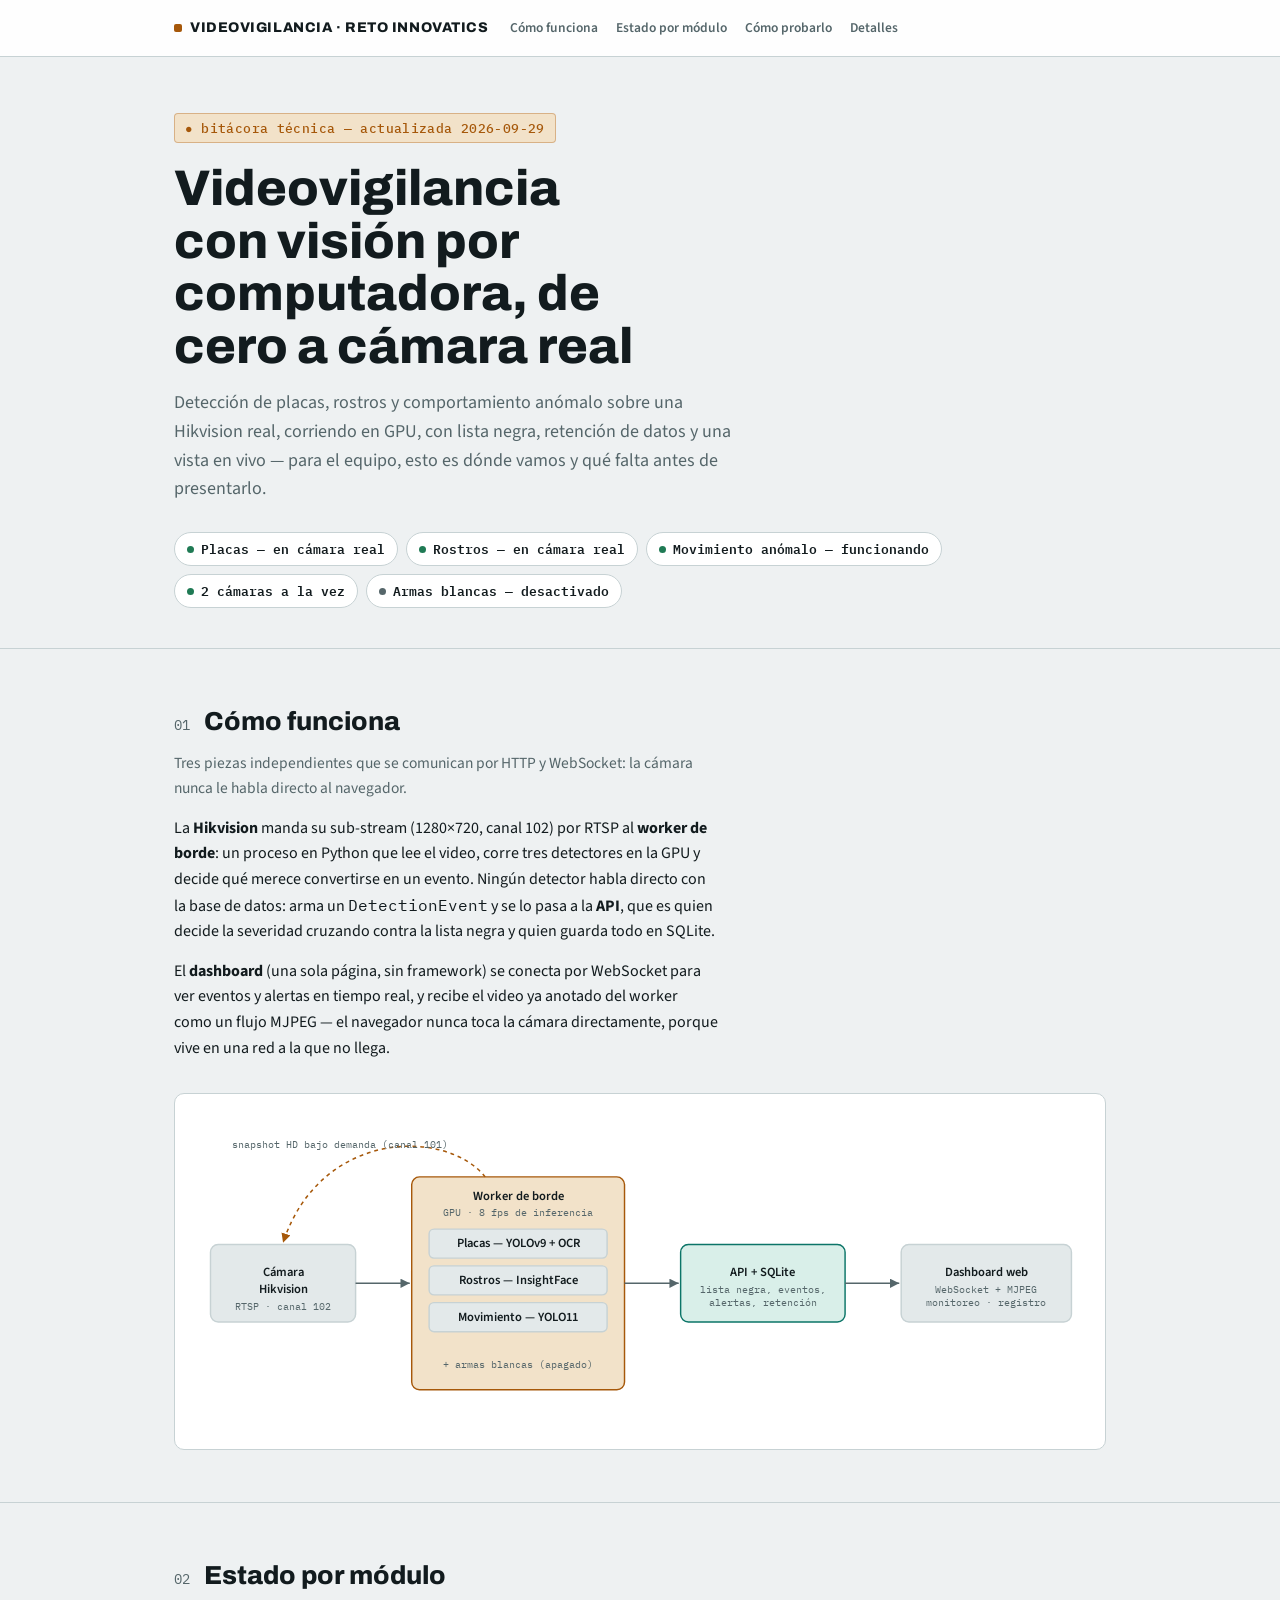
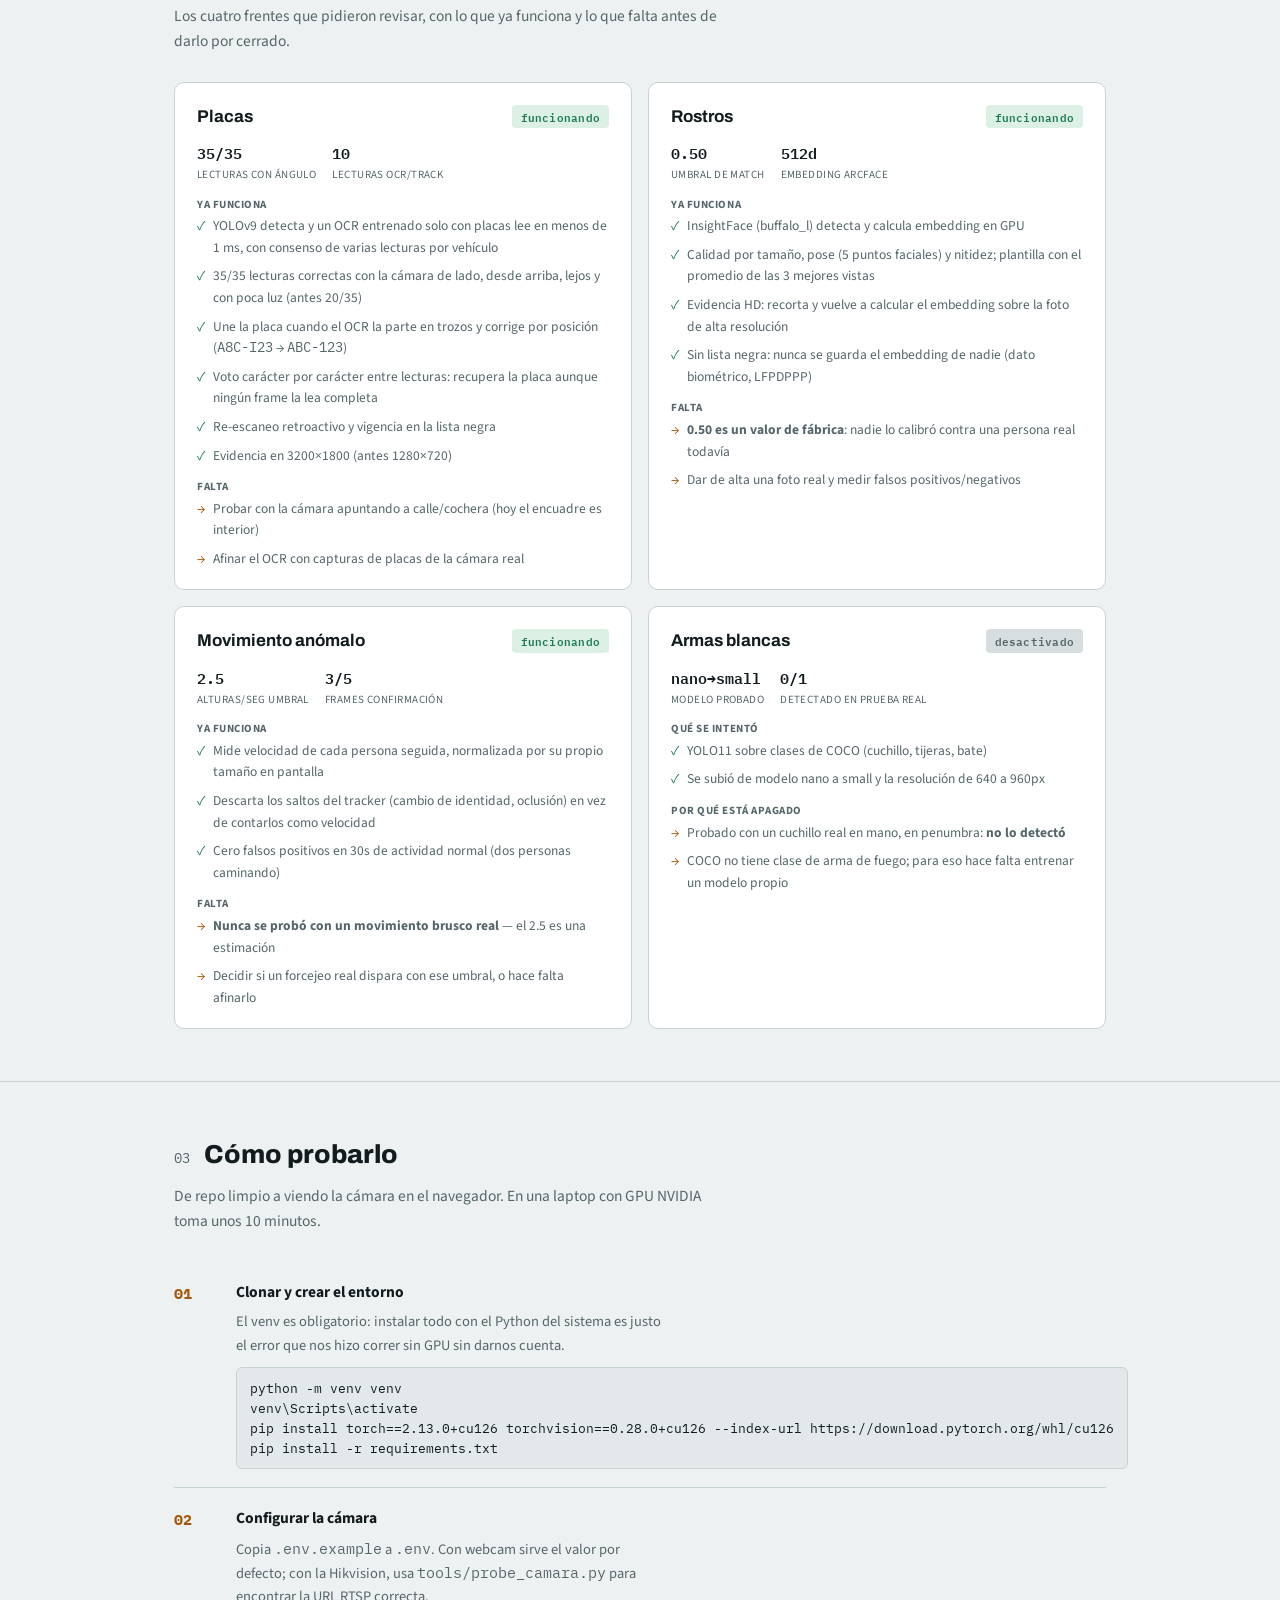
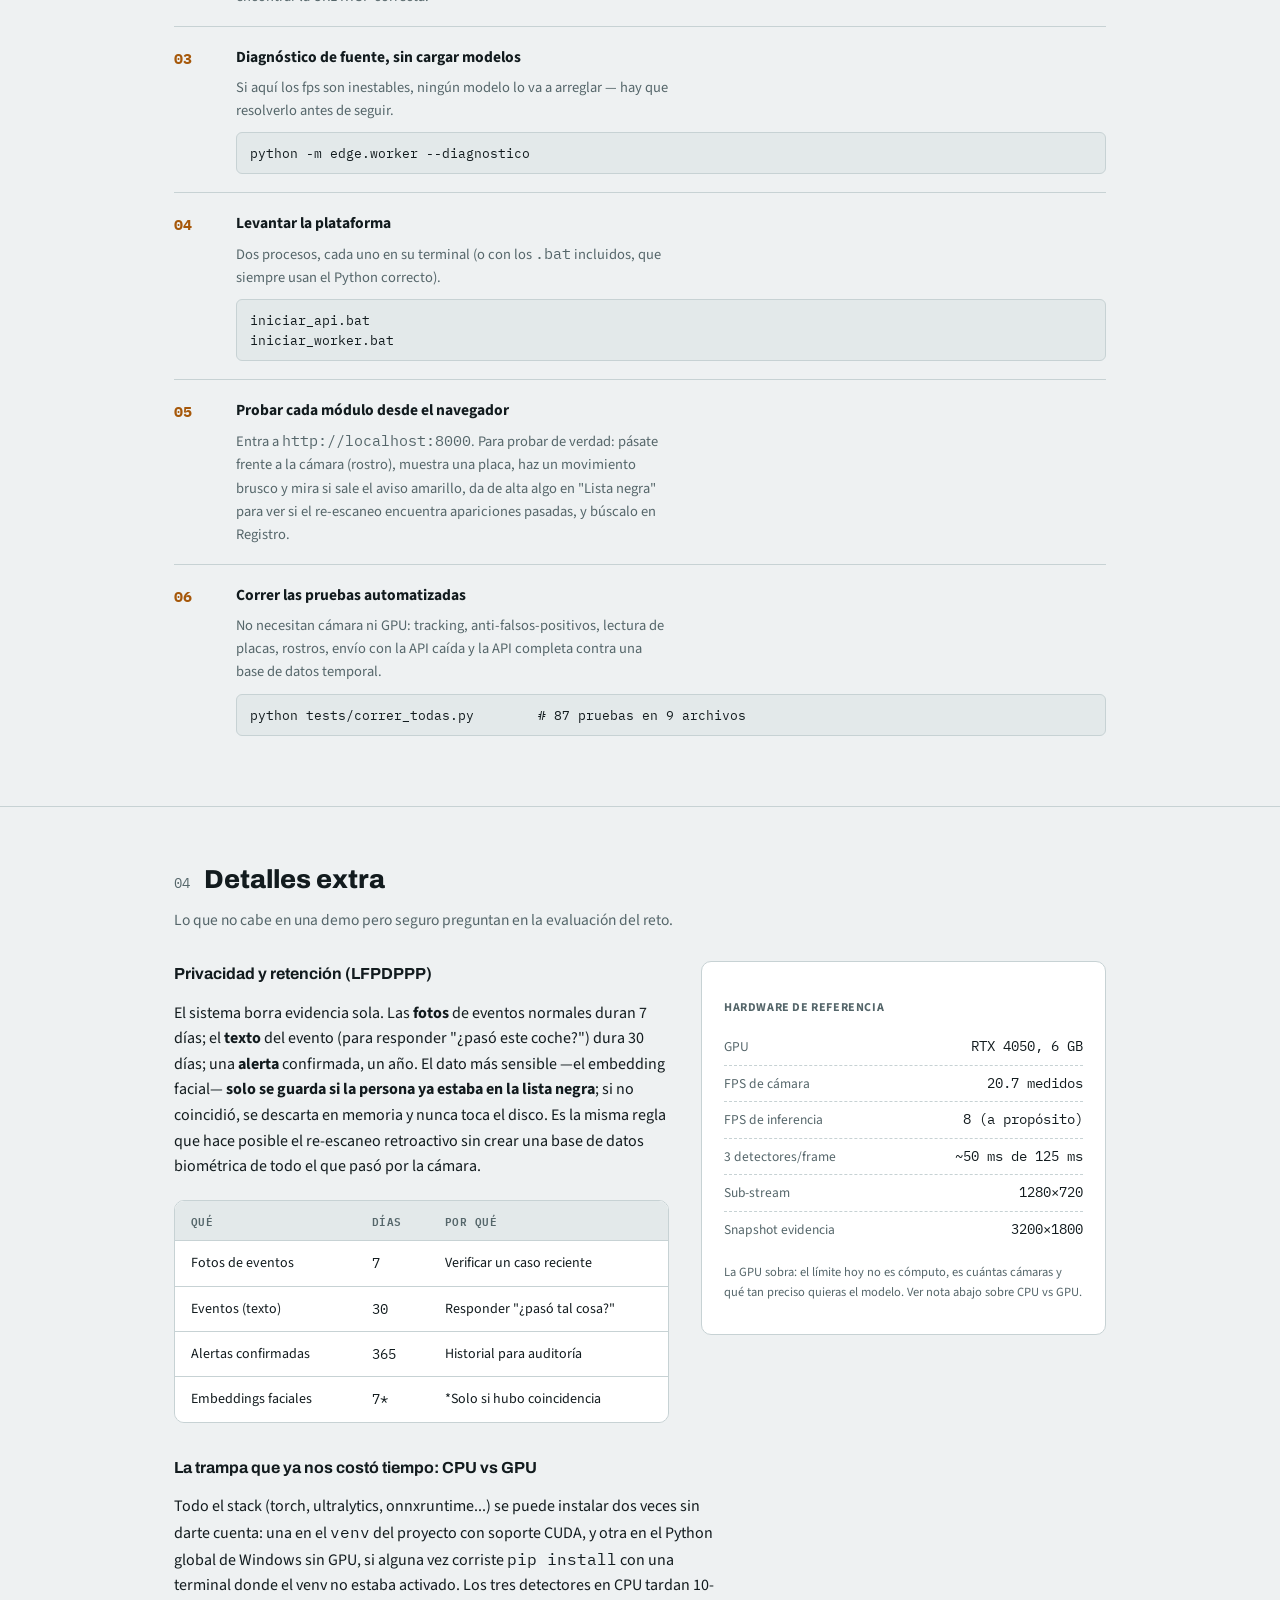
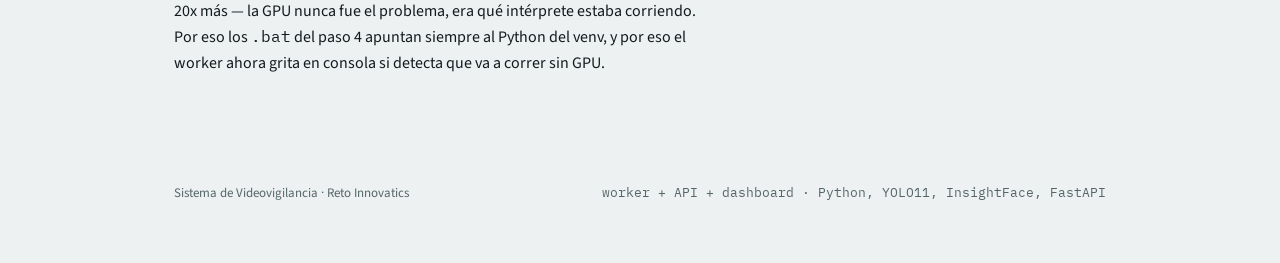
<file: docs/bitacoravideovigilancia.html>
<!DOCTYPE html>
<html lang="es">
<head>
<meta charset="utf-8">
<meta name="viewport" content="width=device-width, initial-scale=1">
<title>Bitácora de Videovigilancia</title>
<link rel="stylesheet" href="https://fonts.googleapis.com/css2?family=Archivo:wght@600;700;800&family=Source+Sans+3:wght@400;500;600;700&family=IBM+Plex+Mono:wght@400;500;600&display=swap">
<style>
  :root {
    --bg: #eef1f2;
    --surface: #ffffff;
    --surface-2: #e3e9ea;
    --surface-3: #d6dee0;
    --border: #c7d2d4;
    --text: #121b1e;
    --text-muted: #55666a;
    --accent: #a6580a;
    --accent-ink: #ffffff;
    --accent-soft: #f2e2c9;
    --teal: #0c7568;
    --teal-soft: #d9efe9;
    --critical: #b6293a;
    --critical-soft: #f6dde0;
    --ok: #1f7a54;
    --ok-soft: #dcf0e5;
    --font-display: "Archivo", "Arial Narrow", sans-serif;
    --font-body: "Source Sans 3", "Segoe UI", sans-serif;
    --font-mono: "IBM Plex Mono", ui-monospace, Consolas, monospace;
  }
  @media (prefers-color-scheme: dark) {
    :root:not([data-theme="light"]) {
      --bg: #0a0f11;
      --surface: #11181b;
      --surface-2: #182124;
      --surface-3: #212c2f;
      --border: #2a3538;
      --text: #e9eff0;
      --text-muted: #90a2a6;
      --accent: #f0a139;
      --accent-ink: #241601;
      --accent-soft: #3a2c14;
      --teal: #2fd6c5;
      --teal-soft: #12302c;
      --critical: #ff6470;
      --critical-soft: #3a161a;
      --ok: #3fdb9a;
      --ok-soft: #123326;
    }
  }
  :root[data-theme="dark"] {
    --bg: #0a0f11;
    --surface: #11181b;
    --surface-2: #182124;
    --surface-3: #212c2f;
    --border: #2a3538;
    --text: #e9eff0;
    --text-muted: #90a2a6;
    --accent: #f0a139;
    --accent-ink: #241601;
    --accent-soft: #3a2c14;
    --teal: #2fd6c5;
    --teal-soft: #12302c;
    --critical: #ff6470;
    --critical-soft: #3a161a;
    --ok: #3fdb9a;
    --ok-soft: #123326;
  }

  * { box-sizing: border-box; }
  body {
    margin: 0; background: var(--bg); color: var(--text);
    font-family: var(--font-body); font-size: 16px; line-height: 1.6;
    -webkit-font-smoothing: antialiased;
  }
  h1, h2, h3 { font-family: var(--font-display); text-wrap: balance; margin: 0; }
  code, .mono { font-family: var(--font-mono); }
  a { color: var(--teal); }
  ::selection { background: var(--accent-soft); }

  .envoltura { max-width: 980px; margin: 0 auto; padding: 0 24px; }

  /* ---------- Barra superior ---------- */
  #barra {
    position: sticky; top: 0; z-index: 20;
    background: color-mix(in srgb, var(--surface) 92%, transparent);
    backdrop-filter: blur(8px);
    border-bottom: 1px solid var(--border);
  }
  #barra .envoltura {
    display: flex; align-items: center; gap: 22px; height: 56px;
    overflow-x: auto;
  }
  #barra .marca {
    font-family: var(--font-display); font-weight: 800; font-size: 14px;
    letter-spacing: .04em; text-transform: uppercase; white-space: nowrap;
    display: flex; align-items: center; gap: 8px;
  }
  #barra .marca .punto { width: 8px; height: 8px; border-radius: 2px; background: var(--accent); }
  #barra nav { display: flex; gap: 18px; white-space: nowrap; }
  #barra nav a {
    font-size: 13.5px; font-weight: 600; color: var(--text-muted);
    text-decoration: none;
  }
  #barra nav a:hover { color: var(--text); }

  /* ---------- Portada ---------- */
  header.portada { padding: 56px 0 40px; }
  .eyebrow {
    display: inline-flex; align-items: center; gap: 8px;
    font-family: var(--font-mono); font-size: 12.5px; font-weight: 500;
    color: var(--accent); letter-spacing: .03em;
    background: var(--accent-soft); border: 1px solid color-mix(in srgb, var(--accent) 35%, transparent);
    padding: 4px 10px; border-radius: 4px; margin-bottom: 20px;
  }
  header.portada h1 {
    font-size: clamp(32px, 5vw, 50px); font-weight: 800; line-height: 1.05;
    max-width: 15ch;
  }
  header.portada .subtitulo {
    margin-top: 16px; font-size: 18px; color: var(--text-muted); max-width: 62ch;
  }
  .chips { display: flex; flex-wrap: wrap; gap: 8px; margin-top: 28px; }
  .chip {
    display: inline-flex; align-items: center; gap: 7px;
    font-size: 12.5px; font-weight: 600; padding: 6px 12px; border-radius: 100px;
    border: 1px solid var(--border); background: var(--surface);
    font-family: var(--font-mono);
  }
  .chip .foco { width: 7px; height: 7px; border-radius: 50%; flex: none; }
  .foco.ok { background: var(--ok); }
  .foco.aviso { background: var(--accent); }
  .foco.apagado { background: var(--text-muted); }

  /* ---------- Secciones ---------- */
  section { padding: 52px 0; border-top: 1px solid var(--border); }
  .titulo-seccion { display: flex; align-items: baseline; gap: 14px; margin-bottom: 8px; flex-wrap: wrap; }
  .titulo-seccion h2 { font-size: 26px; font-weight: 800; }
  .titulo-seccion .num { font-family: var(--font-mono); color: var(--text-muted); font-size: 14px; }
  .dek { color: var(--text-muted); max-width: 68ch; margin-top: 4px; font-size: 15.5px; }
  .cuerpo { max-width: 68ch; }
  .cuerpo p { margin: 14px 0; }
  .cuerpo strong { color: var(--text); }

  /* ---------- Diagrama ---------- */
  .diagrama-envoltura {
    margin-top: 32px; border: 1px solid var(--border); border-radius: 10px;
    background: var(--surface); padding: 20px; overflow-x: auto;
  }
  .diagrama-envoltura svg { display: block; min-width: 720px; width: 100%; height: auto; }
  .nodo-caja { fill: var(--surface-2); stroke: var(--border); stroke-width: 1.5; }
  .nodo-caja.acento { fill: var(--accent-soft); stroke: var(--accent); }
  .nodo-caja.teal { fill: var(--teal-soft); stroke: var(--teal); }
  .nodo-texto { font-family: var(--font-body); font-size: 13px; fill: var(--text); font-weight: 600; }
  .nodo-sub { font-family: var(--font-mono); font-size: 10.5px; fill: var(--text-muted); }
  .flujo-linea { stroke: var(--text-muted); stroke-width: 1.6; fill: none; }
  .flujo-linea.punteada { stroke-dasharray: 4 4; stroke: var(--accent); }
  .flujo-etiqueta { font-family: var(--font-mono); font-size: 10.5px; fill: var(--text-muted); }

  /* ---------- Tarjetas de modulo ---------- */
  .grid-modulos { display: grid; grid-template-columns: repeat(2, 1fr); gap: 16px; margin-top: 28px; }
  @media (max-width: 720px) { .grid-modulos { grid-template-columns: 1fr; } }
  .tarjeta-modulo {
    border: 1px solid var(--border); border-radius: 10px; background: var(--surface);
    padding: 20px 22px; display: flex; flex-direction: column; gap: 12px;
  }
  .tarjeta-modulo .cab { display: flex; align-items: center; justify-content: space-between; gap: 10px; }
  .tarjeta-modulo h3 { font-size: 17px; font-weight: 700; }
  .estado {
    font-family: var(--font-mono); font-size: 11px; font-weight: 600; letter-spacing: .02em;
    padding: 3px 9px; border-radius: 4px; white-space: nowrap;
  }
  .estado.ok { background: var(--ok-soft); color: var(--ok); }
  .estado.aviso { background: var(--accent-soft); color: var(--accent); }
  .estado.apagado { background: var(--surface-3); color: var(--text-muted); }
  .tarjeta-modulo .metricas { display: flex; gap: 16px; flex-wrap: wrap; }
  .metrica-mini .n { font-family: var(--font-mono); font-weight: 600; font-size: 15px; }
  .metrica-mini .e { font-size: 11px; color: var(--text-muted); text-transform: uppercase; letter-spacing: .04em; }
  .tarjeta-modulo .lista-mini { margin: 0; padding: 0; list-style: none; display: flex; flex-direction: column; gap: 7px; }
  .tarjeta-modulo .lista-mini li { font-size: 13.5px; padding-left: 16px; position: relative; color: var(--text-muted); }
  .tarjeta-modulo .lista-mini.falta li::before { content: "→"; position: absolute; left: 0; color: var(--accent); }
  .tarjeta-modulo .lista-mini.hecho li::before { content: "✓"; position: absolute; left: 0; color: var(--ok); }
  .tarjeta-modulo .etiqueta-lista {
    font-size: 11px; font-weight: 700; text-transform: uppercase; letter-spacing: .05em;
    color: var(--text-muted); margin-bottom: 2px;
  }

  /* ---------- Pasos (cómo probarlo) ---------- */
  .pasos { counter-reset: paso; margin-top: 28px; display: flex; flex-direction: column; }
  .paso {
    counter-increment: paso; display: grid; grid-template-columns: 44px 1fr; gap: 18px;
    padding: 18px 0; border-top: 1px solid var(--border);
  }
  .paso:first-child { border-top: none; }
  .paso::before {
    content: counter(paso, decimal-leading-zero);
    font-family: var(--font-mono); font-weight: 700; font-size: 15px; color: var(--accent);
    align-self: start; padding-top: 2px;
  }
  .paso h4 { font-size: 15.5px; font-weight: 700; margin: 0 0 6px; }
  .paso p { margin: 0; color: var(--text-muted); font-size: 14.5px; max-width: 62ch; }
  .paso pre {
    margin: 10px 0 0; padding: 10px 13px; background: var(--surface-2); border: 1px solid var(--border);
    border-radius: 6px; font-family: var(--font-mono); font-size: 12.5px; overflow-x: auto;
    color: var(--text);
  }

  /* ---------- Tabla de retención ---------- */
  .tabla-envoltura { overflow-x: auto; margin-top: 20px; border: 1px solid var(--border); border-radius: 10px; }
  table { width: 100%; border-collapse: collapse; font-size: 14px; background: var(--surface); }
  th, td { text-align: left; padding: 11px 16px; border-bottom: 1px solid var(--border); white-space: nowrap; }
  th {
    font-family: var(--font-mono); font-size: 11px; text-transform: uppercase; letter-spacing: .04em;
    color: var(--text-muted); background: var(--surface-2); font-weight: 600;
  }
  tr:last-child td { border-bottom: none; }
  td.num { font-family: var(--font-mono); font-variant-numeric: tabular-nums; }

  /* ---------- Panel hardware / detalle ---------- */
  .grid-detalle { display: grid; grid-template-columns: 1.1fr .9fr; gap: 32px; margin-top: 28px; align-items: start; }
  @media (max-width: 780px) { .grid-detalle { grid-template-columns: 1fr; } }
  .panel-lateral {
    border: 1px solid var(--border); border-radius: 10px; background: var(--surface);
    padding: 20px 22px;
  }
  .panel-lateral h4 {
    font-size: 12px; text-transform: uppercase; letter-spacing: .05em; color: var(--text-muted);
    font-weight: 700; margin-bottom: 12px;
  }
  .par { display: flex; justify-content: space-between; gap: 12px; padding: 7px 0; border-top: 1px dashed var(--border); font-size: 13.5px; }
  .par:first-of-type { border-top: none; }
  .par .k { color: var(--text-muted); }
  .par .v { font-family: var(--font-mono); text-align: right; }

  /* ---------- Pie ---------- */
  footer { padding: 40px 0 60px; }
  footer .envoltura {
    display: flex; justify-content: space-between; align-items: center; gap: 16px; flex-wrap: wrap;
    color: var(--text-muted); font-size: 13px;
  }
  footer .mono { color: var(--text-muted); }

  @media (max-width: 560px) {
    #barra nav { display: none; }
  }
</style>
</head>
<body>

<div id="barra">
  <div class="envoltura">
    <div class="marca"><span class="punto"></span>Videovigilancia · Reto Innovatics</div>
    <nav>
      <a href="#funciona">Cómo funciona</a>
      <a href="#modulos">Estado por módulo</a>
      <a href="#probarlo">Cómo probarlo</a>
      <a href="#detalles">Detalles</a>
    </nav>
  </div>
</div>

<div class="envoltura">
  <header class="portada">
    <span class="eyebrow">● bitácora técnica — actualizada 2026-09-29</span>
    <h1>Videovigilancia con visión por computadora, de cero a cámara real</h1>
    <p class="subtitulo">
      Detección de placas, rostros y comportamiento anómalo sobre una Hikvision real,
      corriendo en GPU, con lista negra, retención de datos y una vista en vivo — para
      el equipo, esto es dónde vamos y qué falta antes de presentarlo.
    </p>
    <div class="chips">
      <span class="chip"><span class="foco ok"></span>Placas — en cámara real</span>
      <span class="chip"><span class="foco ok"></span>Rostros — en cámara real</span>
      <span class="chip"><span class="foco ok"></span>Movimiento anómalo — funcionando</span>
      <span class="chip"><span class="foco ok"></span>2 cámaras a la vez</span>
      <span class="chip"><span class="foco apagado"></span>Armas blancas — desactivado</span>
    </div>
  </header>
</div>

<section id="funciona">
  <div class="envoltura">
    <div class="titulo-seccion"><span class="num">01</span><h2>Cómo funciona</h2></div>
    <p class="dek">Tres piezas independientes que se comunican por HTTP y WebSocket: la cámara nunca le habla directo al navegador.</p>
    <div class="cuerpo">
      <p>
        La <strong>Hikvision</strong> manda su sub-stream (1280×720, canal 102) por RTSP al
        <strong>worker de borde</strong>: un proceso en Python que lee el video, corre tres
        detectores en la GPU y decide qué merece convertirse en un evento. Ningún detector
        habla directo con la base de datos: arma un <code>DetectionEvent</code> y se lo pasa
        a la <strong>API</strong>, que es quien decide la severidad cruzando contra la lista
        negra y quien guarda todo en SQLite.
      </p>
      <p>
        El <strong>dashboard</strong> (una sola página, sin framework) se conecta por
        WebSocket para ver eventos y alertas en tiempo real, y recibe el video ya anotado
        del worker como un flujo MJPEG — el navegador nunca toca la cámara directamente,
        porque vive en una red a la que no llega.
      </p>
    </div>

    <div class="diagrama-envoltura">
      <svg viewBox="0 -25 920 325" role="img" aria-label="Diagrama de flujo: camara al worker, al API, al dashboard">
        <rect class="nodo-caja" x="16" y="110" width="150" height="80" rx="8"/>
        <text class="nodo-texto" x="91" y="142" text-anchor="middle">Cámara</text>
        <text class="nodo-texto" x="91" y="160" text-anchor="middle">Hikvision</text>
        <text class="nodo-sub" x="91" y="178" text-anchor="middle">RTSP · canal 102</text>

        <line class="flujo-linea" x1="166" y1="150" x2="222" y2="150" marker-end="url(#flecha)"/>

        <rect class="nodo-caja acento" x="224" y="40" width="220" height="220" rx="8"/>
        <text class="nodo-texto" x="334" y="64" text-anchor="middle">Worker de borde</text>
        <text class="nodo-sub" x="334" y="80" text-anchor="middle">GPU · 8 fps de inferencia</text>

        <rect class="nodo-caja" x="242" y="94" width="184" height="30" rx="5"/>
        <text class="nodo-texto" x="334" y="113" text-anchor="middle" style="font-weight:600">Placas — YOLOv9 + OCR</text>

        <rect class="nodo-caja" x="242" y="132" width="184" height="30" rx="5"/>
        <text class="nodo-texto" x="334" y="151" text-anchor="middle" style="font-weight:600">Rostros — InsightFace</text>

        <rect class="nodo-caja" x="242" y="170" width="184" height="30" rx="5"/>
        <text class="nodo-texto" x="334" y="189" text-anchor="middle" style="font-weight:600">Movimiento — YOLO11</text>

        <text class="nodo-sub" x="334" y="238" text-anchor="middle">+ armas blancas (apagado)</text>

        <path class="flujo-linea punteada" d="M 300 40 C 260 -10, 130 -10, 91 108" marker-end="url(#flechaAccent)"/>
        <text class="flujo-etiqueta" x="150" y="10" text-anchor="middle">snapshot HD bajo demanda (canal 101)</text>

        <line class="flujo-linea" x1="444" y1="150" x2="500" y2="150" marker-end="url(#flecha)"/>

        <rect class="nodo-caja teal" x="502" y="110" width="170" height="80" rx="8"/>
        <text class="nodo-texto" x="587" y="142" text-anchor="middle">API + SQLite</text>
        <text class="nodo-sub" x="587" y="160" text-anchor="middle">lista negra, eventos,</text>
        <text class="nodo-sub" x="587" y="174" text-anchor="middle">alertas, retención</text>

        <line class="flujo-linea" x1="672" y1="150" x2="728" y2="150" marker-end="url(#flecha)"/>

        <rect class="nodo-caja" x="730" y="110" width="176" height="80" rx="8"/>
        <text class="nodo-texto" x="818" y="142" text-anchor="middle">Dashboard web</text>
        <text class="nodo-sub" x="818" y="160" text-anchor="middle">WebSocket + MJPEG</text>
        <text class="nodo-sub" x="818" y="174" text-anchor="middle">monitoreo · registro</text>

        <defs>
          <marker id="flecha" markerWidth="8" markerHeight="8" refX="6" refY="3" orient="auto">
            <path d="M0,0 L6,3 L0,6 Z" fill="var(--text-muted)"/>
          </marker>
          <marker id="flechaAccent" markerWidth="8" markerHeight="8" refX="6" refY="3" orient="auto">
            <path d="M0,0 L6,3 L0,6 Z" fill="var(--accent)"/>
          </marker>
        </defs>
      </svg>
    </div>
  </div>
</section>

<section id="modulos">
  <div class="envoltura">
    <div class="titulo-seccion"><span class="num">02</span><h2>Estado por módulo</h2></div>
    <p class="dek">Los cuatro frentes que pidieron revisar, con lo que ya funciona y lo que falta antes de darlo por cerrado.</p>

    <div class="grid-modulos">
      <div class="tarjeta-modulo">
        <div class="cab"><h3>Placas</h3><span class="estado ok">funcionando</span></div>
        <div class="metricas">
          <div class="metrica-mini"><div class="n">35/35</div><div class="e">lecturas con ángulo</div></div>
          <div class="metrica-mini"><div class="n">10</div><div class="e">lecturas OCR/track</div></div>
        </div>
        <div>
          <div class="etiqueta-lista">Ya funciona</div>
          <ul class="lista-mini hecho">
            <li>YOLOv9 detecta y un OCR entrenado solo con placas lee en menos de 1 ms, con consenso de varias lecturas por vehículo</li>
            <li>35/35 lecturas correctas con la cámara de lado, desde arriba, lejos y con poca luz (antes 20/35)</li>
            <li>Une la placa cuando el OCR la parte en trozos y corrige por posición (<code>A8C-I23</code> → <code>ABC-123</code>)</li>
            <li>Voto carácter por carácter entre lecturas: recupera la placa aunque ningún frame la lea completa</li>
            <li>Re-escaneo retroactivo y vigencia en la lista negra</li>
            <li>Evidencia en 3200×1800 (antes 1280×720)</li>
          </ul>
        </div>
        <div>
          <div class="etiqueta-lista">Falta</div>
          <ul class="lista-mini falta">
            <li>Probar con la cámara apuntando a calle/cochera (hoy el encuadre es interior)</li>
            <li>Afinar el OCR con capturas de placas de la cámara real</li>
          </ul>
        </div>
      </div>

      <div class="tarjeta-modulo">
        <div class="cab"><h3>Rostros</h3><span class="estado ok">funcionando</span></div>
        <div class="metricas">
          <div class="metrica-mini"><div class="n">0.50</div><div class="e">umbral de match</div></div>
          <div class="metrica-mini"><div class="n">512d</div><div class="e">embedding ArcFace</div></div>
        </div>
        <div>
          <div class="etiqueta-lista">Ya funciona</div>
          <ul class="lista-mini hecho">
            <li>InsightFace (buffalo_l) detecta y calcula embedding en GPU</li>
            <li>Calidad por tamaño, pose (5 puntos faciales) y nitidez; plantilla con el promedio de las 3 mejores vistas</li>
            <li>Evidencia HD: recorta y vuelve a calcular el embedding sobre la foto de alta resolución</li>
            <li>Sin lista negra: nunca se guarda el embedding de nadie (dato biométrico, LFPDPPP)</li>
          </ul>
        </div>
        <div>
          <div class="etiqueta-lista">Falta</div>
          <ul class="lista-mini falta">
            <li><strong>0.50 es un valor de fábrica</strong>: nadie lo calibró contra una persona real todavía</li>
            <li>Dar de alta una foto real y medir falsos positivos/negativos</li>
          </ul>
        </div>
      </div>

      <div class="tarjeta-modulo">
        <div class="cab"><h3>Movimiento anómalo</h3><span class="estado ok">funcionando</span></div>
        <div class="metricas">
          <div class="metrica-mini"><div class="n">2.5</div><div class="e">alturas/seg umbral</div></div>
          <div class="metrica-mini"><div class="n">3/5</div><div class="e">frames confirmación</div></div>
        </div>
        <div>
          <div class="etiqueta-lista">Ya funciona</div>
          <ul class="lista-mini hecho">
            <li>Mide velocidad de cada persona seguida, normalizada por su propio tamaño en pantalla</li>
            <li>Descarta los saltos del tracker (cambio de identidad, oclusión) en vez de contarlos como velocidad</li>
            <li>Cero falsos positivos en 30s de actividad normal (dos personas caminando)</li>
          </ul>
        </div>
        <div>
          <div class="etiqueta-lista">Falta</div>
          <ul class="lista-mini falta">
            <li><strong>Nunca se probó con un movimiento brusco real</strong> — el 2.5 es una estimación</li>
            <li>Decidir si un forcejeo real dispara con ese umbral, o hace falta afinarlo</li>
          </ul>
        </div>
      </div>

      <div class="tarjeta-modulo">
        <div class="cab"><h3>Armas blancas</h3><span class="estado apagado">desactivado</span></div>
        <div class="metricas">
          <div class="metrica-mini"><div class="n">nano→small</div><div class="e">modelo probado</div></div>
          <div class="metrica-mini"><div class="n">0/1</div><div class="e">detectado en prueba real</div></div>
        </div>
        <div>
          <div class="etiqueta-lista">Qué se intentó</div>
          <ul class="lista-mini hecho">
            <li>YOLO11 sobre clases de COCO (cuchillo, tijeras, bate)</li>
            <li>Se subió de modelo nano a small y la resolución de 640 a 960px</li>
          </ul>
        </div>
        <div>
          <div class="etiqueta-lista">Por qué está apagado</div>
          <ul class="lista-mini falta">
            <li>Probado con un cuchillo real en mano, en penumbra: <strong>no lo detectó</strong></li>
            <li>COCO no tiene clase de arma de fuego; para eso hace falta entrenar un modelo propio</li>
          </ul>
        </div>
      </div>
    </div>
  </div>
</section>

<section id="probarlo">
  <div class="envoltura">
    <div class="titulo-seccion"><span class="num">03</span><h2>Cómo probarlo</h2></div>
    <p class="dek">De repo limpio a viendo la cámara en el navegador. En una laptop con GPU NVIDIA toma unos 10 minutos.</p>

    <div class="pasos">
      <div class="paso">
        <div>
          <h4>Clonar y crear el entorno</h4>
          <p>El venv es obligatorio: instalar todo con el Python del sistema es justo el error que nos hizo correr sin GPU sin darnos cuenta.</p>
          <pre>python -m venv venv
venv\Scripts\activate
pip install torch==2.13.0+cu126 torchvision==0.28.0+cu126 --index-url https://download.pytorch.org/whl/cu126
pip install -r requirements.txt</pre>
        </div>
      </div>
      <div class="paso">
        <div>
          <h4>Configurar la cámara</h4>
          <p>Copia <code>.env.example</code> a <code>.env</code>. Con webcam sirve el valor por defecto; con la Hikvision, usa <code>tools/probe_camara.py</code> para encontrar la URL RTSP correcta.</p>
        </div>
      </div>
      <div class="paso">
        <div>
          <h4>Diagnóstico de fuente, sin cargar modelos</h4>
          <p>Si aquí los fps son inestables, ningún modelo lo va a arreglar — hay que resolverlo antes de seguir.</p>
          <pre>python -m edge.worker --diagnostico</pre>
        </div>
      </div>
      <div class="paso">
        <div>
          <h4>Levantar la plataforma</h4>
          <p>Dos procesos, cada uno en su terminal (o con los <code>.bat</code> incluidos, que siempre usan el Python correcto).</p>
          <pre>iniciar_api.bat
iniciar_worker.bat</pre>
        </div>
      </div>
      <div class="paso">
        <div>
          <h4>Probar cada módulo desde el navegador</h4>
          <p>Entra a <code>http://localhost:8000</code>. Para probar de verdad: pásate frente a la cámara (rostro), muestra una placa, haz un movimiento brusco y mira si sale el aviso amarillo, da de alta algo en "Lista negra" para ver si el re-escaneo encuentra apariciones pasadas, y búscalo en Registro.</p>
        </div>
      </div>
      <div class="paso">
        <div>
          <h4>Correr las pruebas automatizadas</h4>
          <p>No necesitan cámara ni GPU: tracking, anti-falsos-positivos, lectura de placas, rostros, envío con la API caída y la API completa contra una base de datos temporal.</p>
          <pre>python tests/correr_todas.py        # 87 pruebas en 9 archivos</pre>
        </div>
      </div>
    </div>
  </div>
</section>

<section id="detalles">
  <div class="envoltura">
    <div class="titulo-seccion"><span class="num">04</span><h2>Detalles extra</h2></div>
    <p class="dek">Lo que no cabe en una demo pero seguro preguntan en la evaluación del reto.</p>

    <div class="grid-detalle">
      <div class="cuerpo">
        <h3 style="font-size:16px; margin-bottom:10px;">Privacidad y retención (LFPDPPP)</h3>
        <p>
          El sistema borra evidencia sola. Las <strong>fotos</strong> de eventos normales duran
          7 días; el <strong>texto</strong> del evento (para responder "¿pasó este coche?") dura
          30 días; una <strong>alerta</strong> confirmada, un año. El dato más sensible —el
          embedding facial— <strong>solo se guarda si la persona ya estaba en la lista negra</strong>;
          si no coincidió, se descarta en memoria y nunca toca el disco. Es la misma regla que
          hace posible el re-escaneo retroactivo sin crear una base de datos biométrica de todo
          el que pasó por la cámara.
        </p>
        <div class="tabla-envoltura">
          <table>
            <thead><tr><th>Qué</th><th>Días</th><th>Por qué</th></tr></thead>
            <tbody>
              <tr><td>Fotos de eventos</td><td class="num">7</td><td>Verificar un caso reciente</td></tr>
              <tr><td>Eventos (texto)</td><td class="num">30</td><td>Responder "¿pasó tal cosa?"</td></tr>
              <tr><td>Alertas confirmadas</td><td class="num">365</td><td>Historial para auditoría</td></tr>
              <tr><td>Embeddings faciales</td><td class="num">7*</td><td>*Solo si hubo coincidencia</td></tr>
            </tbody>
          </table>
        </div>
      </div>

      <div class="panel-lateral">
        <h4>Hardware de referencia</h4>
        <div class="par"><span class="k">GPU</span><span class="v">RTX 4050, 6 GB</span></div>
        <div class="par"><span class="k">FPS de cámara</span><span class="v">20.7 medidos</span></div>
        <div class="par"><span class="k">FPS de inferencia</span><span class="v">8 (a propósito)</span></div>
        <div class="par"><span class="k">3 detectores/frame</span><span class="v">~50 ms de 125 ms</span></div>
        <div class="par"><span class="k">Sub-stream</span><span class="v">1280×720</span></div>
        <div class="par"><span class="k">Snapshot evidencia</span><span class="v">3200×1800</span></div>
        <p style="font-size:12.5px; color:var(--text-muted); margin-top:14px;">
          La GPU sobra: el límite hoy no es cómputo, es cuántas cámaras y qué tan preciso
          quieras el modelo. Ver nota abajo sobre CPU vs GPU.
        </p>
      </div>
    </div>

    <div class="cuerpo" style="margin-top:32px;">
      <h3 style="font-size:16px; margin-bottom:10px;">La trampa que ya nos costó tiempo: CPU vs GPU</h3>
      <p>
        Todo el stack (torch, ultralytics, onnxruntime...) se puede instalar dos veces sin darte
        cuenta: una en el <code>venv</code> del proyecto con soporte CUDA, y otra en el Python
        global de Windows sin GPU, si alguna vez corriste <code>pip install</code> con una
        terminal donde el venv no estaba activado. Los tres detectores en CPU tardan 10-20x
        más — la GPU nunca fue el problema, era qué intérprete estaba corriendo. Por eso los
        <code>.bat</code> del paso 4 apuntan siempre al Python del venv, y por eso el worker
        ahora grita en consola si detecta que va a correr sin GPU.
      </p>
    </div>
  </div>
</section>

<footer>
  <div class="envoltura">
    <span>Sistema de Videovigilancia · Reto Innovatics</span>
    <span class="mono">worker + API + dashboard · Python, YOLO11, InsightFace, FastAPI</span>
  </div>
</footer>

</body>
</html>
</file>
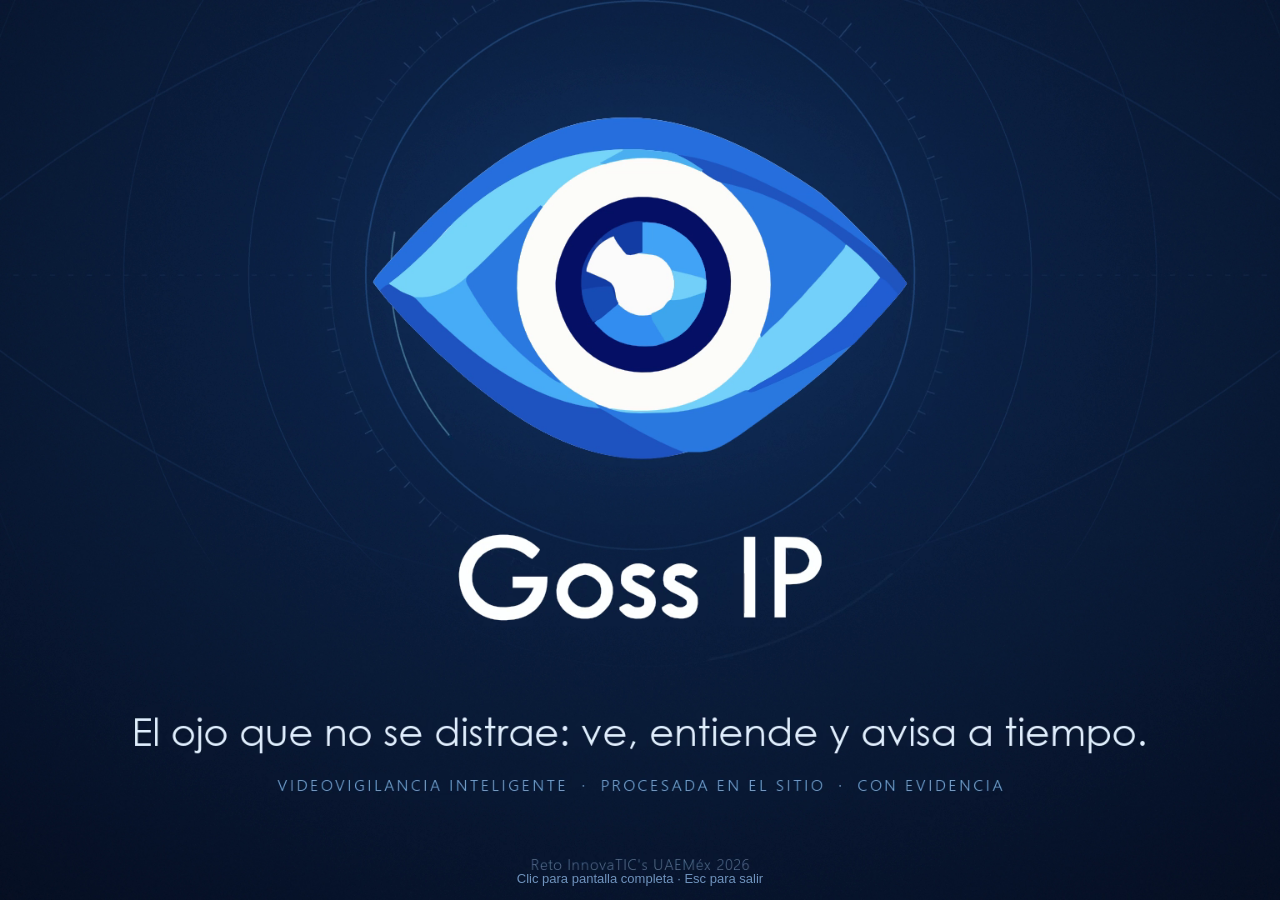
<file: entrega/GOSS_IP_Loop_Stand.html>
<!doctype html>
<html lang="es">
<head>
<meta charset="utf-8">
<meta name="viewport" content="width=device-width, initial-scale=1">
<title>GOSS IP</title>
<style>
  html, body { margin: 0; height: 100%; background: #07101f; overflow: hidden; }
  video { width: 100vw; height: 100vh; object-fit: cover; display: block; }
  body.quieto { cursor: none; }
  p { position: fixed; bottom: 14px; width: 100%; margin: 0; text-align: center;
      font: 13px "Segoe UI", sans-serif; color: #6f93bd; transition: opacity .6s; }
  body.quieto p, body.completa p { opacity: 0; }
</style>
</head>
<body>
<!-- Loop del stand: abre este archivo y haz clic para pantalla completa.
     Funciona sin internet; el video va en la misma carpeta. -->
<video src="GOSS_IP_Loop_Stand.mp4" poster="GOSS_IP_Loop_Stand.png" autoplay muted loop playsinline></video>
<p>Clic para pantalla completa · Esc para salir</p>
<script>
  const cuerpo = document.body;
  let espera;
  const mover = () => { cuerpo.classList.remove('quieto'); clearTimeout(espera);
                        espera = setTimeout(() => cuerpo.classList.add('quieto'), 2000); };
  addEventListener('mousemove', mover); mover();
  addEventListener('click', () => document.fullscreenElement
    ? document.exitFullscreen() : document.documentElement.requestFullscreen());
  addEventListener('fullscreenchange', () => cuerpo.classList.toggle('completa', !!document.fullscreenElement));
</script>
</body>
</html>
</file>
